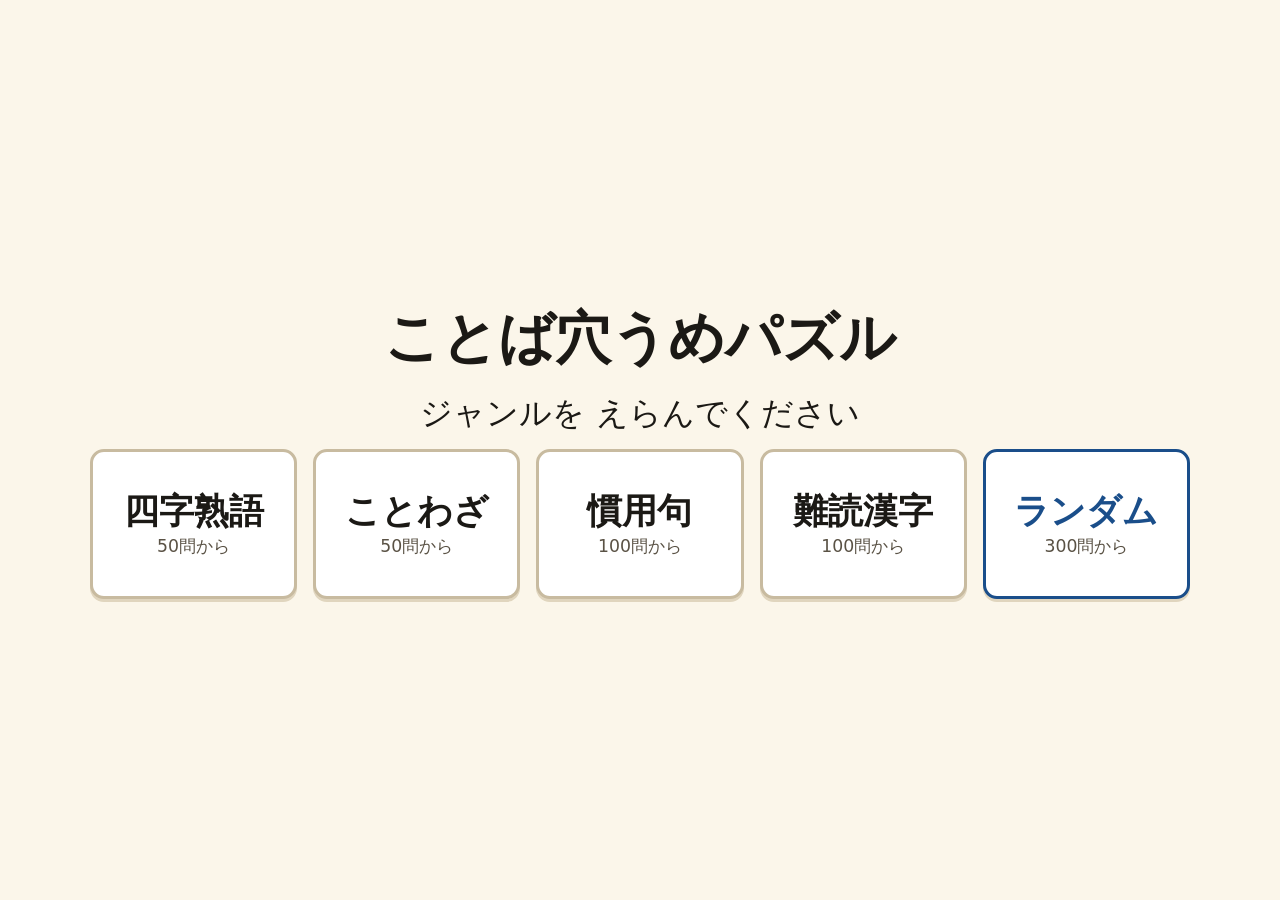
<file: app/index.html>
<!DOCTYPE html>
<html lang="ja">
<head>
<meta charset="utf-8">
<meta name="viewport" content="width=device-width, initial-scale=1, viewport-fit=cover">
<title>ことば穴うめパズル｜Tap on KOTOBA</title>
<meta name="description" content="四字熟語とことわざの穴うめパズル。全100問から毎回10問。大きな文字・タップだけ・時間制限なし。">
<meta name="apple-mobile-web-app-capable" content="yes">
<meta name="apple-mobile-web-app-title" content="ことばパズル">
<link rel="icon" href="../assets/favicon.ico">
<link rel="apple-touch-icon" href="../assets/icon.png">
<style>
  :root{
    --bg:#FBF6EA;          /* 生成りの紙 */
    --panel:#FFFFFF;
    --ink:#1B1915;         /* 本文 コントラスト比 15:1 以上 */
    --sub:#5A5245;
    --line:#C8BBA0;
    --ok:#136B3A;
    --ok-bg:#E3F3E8;
    --ng:#9A3120;
    --ng-bg:#F5E4E0;
    --accent:#1A4E8A;
    --gap:clamp(6px,1.6dvh,14px);
  }
  *{box-sizing:border-box;-webkit-tap-highlight-color:transparent}
  /* .choices / .answer / .overlay は display を指定しているので、
     hidden 属性を確実に効かせる */
  [hidden]{display:none!important}
  html,body{margin:0;height:100%}
  body{
    background:var(--bg); color:var(--ink);
    /* メイリオ(Windows)を最優先。無い端末は各OS標準のゴシックへ順に落ちる:
       iOS/Mac=ヒラギノ角ゴ、Android=Noto Sans JP、Windows新環境=游ゴシック */
    font-family:"Meiryo","メイリオ",
                "Hiragino Sans","ヒラギノ角ゴシック","Hiragino Kaku Gothic ProN",
                "Noto Sans JP","Noto Sans CJK JP",
                "Yu Gothic UI","Yu Gothic","游ゴシック体","YuGothic",
                system-ui,sans-serif;
    overflow:hidden; touch-action:manipulation;
    -webkit-text-size-adjust:100%;
  }
  button{font-family:inherit; color:inherit; cursor:pointer}

  #app{
    height:100dvh; display:grid; grid-template-rows:auto 1fr auto;
    padding:max(6px,env(safe-area-inset-top)) max(10px,env(safe-area-inset-right))
            max(8px,env(safe-area-inset-bottom)) max(10px,env(safe-area-inset-left));
    gap:var(--gap);
  }

  /* ───── 上部バー ───── */
  .bar{display:flex; align-items:center; gap:10px; min-height:clamp(30px,8dvh,50px)}
  .dots{display:flex; gap:clamp(3px,0.7vw,7px); flex:1; min-width:0}
  .dot{flex:1; max-width:26px; height:clamp(7px,1.6dvh,12px); border-radius:99px;
       background:#E2D8C2; border:1px solid var(--line)}
  .dot.done{background:var(--ok); border-color:var(--ok)}
  .dot.miss{background:#D9C88E; border-color:#B89F55}
  .dot.now{background:var(--accent); border-color:var(--accent)}
  .count{font-size:clamp(14px,3.4dvh,22px); color:var(--sub); white-space:nowrap;
         font-variant-numeric:tabular-nums}
  .tool{
    border:2px solid var(--line); background:var(--panel); border-radius:99px;
    font-size:clamp(13px,3.2dvh,20px); padding:.25em .9em; min-height:clamp(30px,7dvh,46px);
    white-space:nowrap;
  }
  .tool:disabled{opacity:.35}
  .tool:active{background:#F0E9DA}

  /* ───── 問題 ───── */
  .stage{display:flex; flex-direction:column; align-items:center; justify-content:center;
         gap:var(--gap); min-height:0; text-align:center}
  .qlabel{margin:0; font-size:clamp(12px,3dvh,20px); letter-spacing:.3em; color:var(--sub)}
  .quiz{width:100%; white-space:nowrap; line-height:1.2; font-weight:700;
        max-height:46dvh; overflow:hidden;
        font-size:clamp(26px,min(18dvh,8.6vw),80px)}
  .quiz.yoji{letter-spacing:.06em}
  .blank{
    display:inline-block; min-width:1.15em; margin:0 .08em; padding:0 .06em;
    border-bottom:.12em solid var(--accent); color:var(--accent);
  }
  .blank.filled{color:var(--ok); border-bottom-color:var(--ok)}
  /* 難読漢字は、語の下に読みの空欄を置く */
  .kana{display:block; width:max-content; max-width:100%;
        font-size:.52em; margin:.12em auto 0; line-height:1.25}
  .msg{margin:0; font-size:clamp(14px,4dvh,26px); color:var(--sub); min-height:1.3em}
  .msg.okmsg{color:var(--ok); font-weight:600}
  .msg.ngmsg{color:var(--ng)}

  /* ───── 選択肢 ───── */
  .choices{display:grid; grid-template-columns:repeat(4,1fr); gap:clamp(6px,1.4vw,14px)}
  .choice{
    border:3px solid var(--line); background:var(--panel); border-radius:14px;
    min-height:clamp(54px,23dvh,108px); padding:.1em .2em;
    font-size:clamp(20px,min(10dvh,4.4vw),48px); font-weight:700; line-height:1.1;
    white-space:nowrap; box-shadow:0 3px 0 #E0D5BE;
  }
  .choice:active:not(:disabled){transform:translateY(3px); box-shadow:none}
  .choice.ng{background:var(--ng-bg); border-color:var(--ng); color:var(--ng)}
  .choice.ok{background:var(--ok-bg); border-color:var(--ok); color:var(--ok)}
  .choice.off{opacity:.25}
  .choice:disabled{cursor:default}
  .mark{font-size:.7em; margin-right:.15em}

  /* ───── 正解パネル ───── */
  .answer{display:grid; grid-template-columns:1fr auto; align-items:center;
          gap:clamp(8px,2vw,18px); background:var(--ok-bg);
          border:3px solid var(--ok); border-radius:14px; padding:clamp(6px,1.6dvh,14px)}
  .yomi{display:block; font-size:clamp(13px,min(4.2dvh,2.4vw),24px); color:var(--sub)}
  .imi{display:block; font-size:clamp(17px,min(7dvh,3.6vw),34px); line-height:1.4;
       margin-top:.1em; font-weight:600}
  .next{
    border:none; background:var(--ok); color:#fff; border-radius:12px;
    font-size:clamp(17px,5dvh,32px); font-weight:600; padding:.4em 1em;
    min-height:clamp(46px,15dvh,84px); white-space:nowrap;
  }
  .next:active{filter:brightness(.9)}

  /* ───── 結果・回転案内 ───── */
  .overlay{position:fixed; inset:0; background:var(--bg); display:flex; flex-direction:column;
           align-items:center; justify-content:center; gap:var(--gap); text-align:center;
           padding:20px; z-index:10}
  .big{font-size:clamp(24px,10dvh,56px); font-weight:600; margin:0}
  .mid{font-size:clamp(16px,5dvh,32px); margin:0; line-height:1.4}
  .stars{font-size:clamp(20px,7dvh,42px); letter-spacing:.1em; color:#C8961E; word-break:break-all}
  .again{border:none; background:var(--accent); color:#fff; border-radius:14px;
         font-size:clamp(18px,5.5dvh,34px); font-weight:600; padding:.5em 1.6em;
         min-height:clamp(48px,14dvh,88px)}
  .again.sub{background:none; color:var(--ink); border:3px solid var(--line)}
  .btnrow{display:flex; flex-wrap:wrap; gap:clamp(8px,2vw,18px); justify-content:center}

  /* ───── ジャンル選び ───── */
  .genres{display:grid; grid-template-columns:repeat(5,1fr); gap:clamp(7px,1.6vw,16px);
          width:100%; max-width:1100px}
  .genre{
    display:flex; flex-direction:column; align-items:center; justify-content:center; gap:.15em;
    border:3px solid var(--line); background:var(--panel); border-radius:14px;
    min-height:clamp(58px,26dvh,150px); padding:.4em .2em;
    font-size:clamp(17px,min(6.5dvh,2.7vw),36px); font-weight:700; line-height:1.15;
    box-shadow:0 3px 0 #E0D5BE; white-space:nowrap;
  }
  .genre:active{transform:translateY(3px); box-shadow:none}
  .genre .num{font-size:.5em; font-weight:400; color:var(--sub)}
  .genre.all{border-color:var(--accent); color:var(--accent)}

  /* ───── 縦持ち(ポートレート) ───── */
  @media (orientation:portrait){
    .quiz{white-space:normal; max-height:42dvh; line-height:1.35;
          font-size:clamp(30px,min(12dvh,16vw),96px)}
    .qlabel{font-size:clamp(13px,min(2.6dvh,3.6vw),22px)}
    .msg{font-size:clamp(15px,min(2.8dvh,4.4vw),28px)}
    .choices{grid-template-columns:repeat(2,1fr)}
    .choice{min-height:clamp(64px,11dvh,130px);
            font-size:clamp(24px,min(6dvh,10vw),56px)}
    .answer{grid-template-columns:1fr; gap:clamp(8px,1.4dvh,16px)}
    .yomi{font-size:clamp(15px,min(2.6dvh,4.4vw),26px)}
    .imi{font-size:clamp(19px,min(3.6dvh,6.2vw),38px)}
    .next{width:100%; min-height:clamp(54px,8dvh,96px)}
    .genres{grid-template-columns:1fr 1fr}
    .genre{min-height:clamp(64px,11dvh,130px); font-size:clamp(19px,min(5dvh,7vw),38px)}
    .genre.all{grid-column:1 / -1}
    .count{font-size:clamp(14px,3.6vw,22px)}
    .tool{font-size:clamp(13px,3.4vw,20px)}
  }

  :focus-visible{outline:4px solid var(--accent); outline-offset:3px}
  @media (prefers-reduced-motion:reduce){*{transition:none!important; animation:none!important}}
</style>
<link rel="canonical" href="https://pikaring.github.io/tap-on-kotoba/app/">
</head>
<body>

<div id="app">
  <header class="bar">
    <div class="dots" id="dots" aria-hidden="true"></div>
    <div class="count" id="count">1 / 10</div>
    <button class="tool" id="hint" type="button">ヒント</button>
    <button class="tool" id="sound" type="button" aria-pressed="true">♪ 音あり</button>
  </header>

  <main class="stage">
    <p class="qlabel" id="qlabel">四字熟語</p>
    <div class="quiz" id="quiz"></div>
    <p class="msg" id="msg" role="status" aria-live="polite">□に入ることばを えらんでください</p>
  </main>

  <section class="choices" id="choices" aria-label="選択肢"></section>

  <section class="answer" id="answer" hidden>
    <div>
      <span class="yomi" id="yomi"></span>
      <span class="imi" id="imi"></span>
    </div>
    <button class="next" id="next" type="button">つぎへ ▶</button>
  </section>
</div>

<div class="overlay" id="result" hidden>
  <p class="big" id="rTitle"></p>
  <p class="stars" id="rStars"></p>
  <p class="mid" id="rBody"></p>
  <div class="btnrow">
    <button class="again" id="again" type="button">もう一度 あそぶ</button>
    <button class="again sub" id="toStart" type="button">ジャンルを えらぶ</button>
  </div>
</div>

<div class="overlay" id="start">
  <p class="big">ことば穴うめパズル</p>
  <p class="mid">ジャンルを えらんでください</p>
  <div class="genres" id="genres"></div>
</div>

<script src="questions.js"></script>
<script>
(function(){
  "use strict";
  var PER_GAME = 10;
  var GENRES = [
    { key:"y", name:"四字熟語" },
    { key:"k", name:"ことわざ" },
    { key:"i", name:"慣用句" },
    { key:"d", name:"難読漢字" },
    { key:"*", name:"ランダム" }
  ];
  var LABEL = { y:"四字熟語", k:"ことわざ", i:"慣用句", d:"難読漢字" };
  var genre = "*";
  var deck = [], idx = 0, star = 0, firstTry = true, soundOn = true, answered = false;

  var $ = function(id){ return document.getElementById(id); };
  var dotsEl=$("dots"), countEl=$("count"), hintBtn=$("hint"), soundBtn=$("sound"),
      qlabelEl=$("qlabel"), quizEl=$("quiz"), msgEl=$("msg"), choicesEl=$("choices"),
      answerEl=$("answer"), yomiEl=$("yomi"), imiEl=$("imi"), nextBtn=$("next"),
      resultEl=$("result"), startEl=$("start"), genresEl=$("genres");

  /* ── 音(短い和音。WebAudio が無い端末では黙って無効) ── */
  var actx = null;
  function beep(freqs, dur){
    if(!soundOn) return;
    try{
      if(!actx){ var AC = window.AudioContext || window.webkitAudioContext; if(!AC) return; actx = new AC(); }
      if(actx.state === "suspended") actx.resume();
      freqs.forEach(function(f, i){
        var o = actx.createOscillator(), g = actx.createGain();
        o.type = "sine"; o.frequency.value = f;
        var t0 = actx.currentTime + i * 0.09;
        g.gain.setValueAtTime(0.0001, t0);
        g.gain.exponentialRampToValueAtTime(0.18, t0 + 0.02);
        g.gain.exponentialRampToValueAtTime(0.0001, t0 + dur);
        o.connect(g); g.connect(actx.destination);
        o.start(t0); o.stop(t0 + dur + 0.05);
      });
    }catch(e){ /* 音が出せなくても進行に影響させない */ }
  }

  function shuffle(a){
    a = a.slice();
    for(var i = a.length - 1; i > 0; i--){
      var j = Math.floor(Math.random() * (i + 1)), t = a[i]; a[i] = a[j]; a[j] = t;
    }
    return a;
  }

  /* ── 枠からはみ出さないよう文字を自動で縮める
        (横向き=1行なので横幅、縦向き=折り返すので高さが効く) ── */
  function over(el){
    return el.scrollWidth > el.clientWidth + 1 || el.scrollHeight > el.clientHeight + 1;
  }
  function fit(el, maxPx){
    el.style.fontSize = "";
    var size = maxPx || parseFloat(getComputedStyle(el).fontSize);
    el.style.fontSize = size + "px";
    var guard = 0;
    while(over(el) && size > 12 && guard++ < 60){
      size -= Math.max(1, size * 0.05);
      el.style.fontSize = size + "px";
    }
  }
  function fitAll(){
    fit(quizEl);
    Array.prototype.forEach.call(choicesEl.children, function(b){ fit(b); });
  }

  function pool(g){
    return g === "*" ? QUESTIONS : QUESTIONS.filter(function(q){ return q.t === g; });
  }

  /* ── ジャンル選び ── */
  function buildStart(){
    genresEl.innerHTML = "";
    GENRES.forEach(function(g){
      var b = document.createElement("button");
      b.type = "button";
      b.className = "genre" + (g.key === "*" ? " all" : "");
      b.innerHTML = g.name + '<span class="num">' + pool(g.key).length + '問から</span>';
      b.addEventListener("click", function(){ startEl.hidden = true; newGame(g.key); });
      genresEl.appendChild(b);
    });
  }
  function showStart(){
    resultEl.hidden = true;
    startEl.hidden = false;
    buildStart();
  }
  $("toStart").addEventListener("click", showStart);

  function newGame(g){
    if(g) genre = g;
    deck = shuffle(pool(genre)).slice(0, PER_GAME);
    idx = 0; star = 0;
    dotsEl.innerHTML = "";
    for(var i = 0; i < deck.length; i++){
      var d = document.createElement("span");
      d.className = "dot"; dotsEl.appendChild(d);
    }
    resultEl.hidden = true;
    render();
  }

  function render(){
    var item = deck[idx];
    answered = false; firstTry = true;

    countEl.textContent = (idx + 1) + " / " + deck.length;
    Array.prototype.forEach.call(dotsEl.children, function(d, i){
      d.classList.toggle("now", i === idx);
    });
    qlabelEl.textContent = LABEL[item.t] || "";

    quizEl.className = "quiz" + (item.t === "y" ? " yoji" : "");
    quizEl.innerHTML = "";
    var blank = document.createElement("span");
    blank.className = "blank"; blank.id = "blank"; blank.textContent = "？";
    if(item.q.indexOf("_") < 0){
      /* 難読漢字：語を見せ、その下の空欄に読みを入れる */
      quizEl.appendChild(document.createTextNode(item.q));
      blank.classList.add("kana");
      quizEl.appendChild(blank);
    }else{
      var parts = item.q.split("_");
      quizEl.appendChild(document.createTextNode(parts[0]));
      quizEl.appendChild(blank);
      quizEl.appendChild(document.createTextNode(parts[1] || ""));
    }

    msgEl.textContent = item.q.indexOf("_") < 0
      ? "読みかたを えらんでください"
      : "□に入る ことばを えらんでください";
    msgEl.className = "msg";

    choicesEl.innerHTML = "";
    shuffle(item.c).forEach(function(v){
      var b = document.createElement("button");
      b.type = "button"; b.className = "choice"; b.textContent = v;
      b.addEventListener("click", function(){ pick(b, v); });
      choicesEl.appendChild(b);
    });

    choicesEl.hidden = false;
    answerEl.hidden = true;
    hintBtn.disabled = false;
    fitAll();
  }

  function pick(btn, val){
    if(answered || btn.disabled) return;
    var item = deck[idx];

    if(val === item.a){
      answered = true;
      beep([660, 880], 0.18);
      var blank = document.getElementById("blank");
      blank.textContent = item.a;
      blank.classList.add("filled");
      fit(quizEl);
      btn.classList.add("ok");
      btn.innerHTML = '<span class="mark">○</span>' + item.a;
      Array.prototype.forEach.call(choicesEl.children, function(b){ b.disabled = true; });
      hintBtn.disabled = true;

      dotsEl.children[idx].classList.add(firstTry ? "done" : "miss");
      if(firstTry) star++;

      msgEl.textContent = firstTry ? "せいかい！" : "せいかい！ よくできました";
      msgEl.className = "msg okmsg";
      yomiEl.textContent = item.yomi;
      imiEl.textContent = item.imi;
      choicesEl.hidden = true;
      answerEl.hidden = false;
      nextBtn.focus({ preventScroll:true });
    }else{
      firstTry = false;
      beep([220], 0.16);
      btn.classList.add("ng");
      btn.innerHTML = '<span class="mark">✕</span>' + val;
      btn.disabled = true;
      msgEl.textContent = "おしい！ もう一度 えらんでください";
      msgEl.className = "msg ngmsg";
      fit(btn);
    }
  }

  hintBtn.addEventListener("click", function(){
    if(answered) return;
    var item = deck[idx], removed = 0;
    Array.prototype.forEach.call(choicesEl.children, function(b){
      if(removed < 2 && !b.disabled && b.textContent !== item.a){
        b.disabled = true; b.classList.add("off"); removed++;
      }
    });
    firstTry = false;
    hintBtn.disabled = true;
    msgEl.textContent = "のこり2つに しぼりました";
    msgEl.className = "msg";
  });

  nextBtn.addEventListener("click", function(){
    idx++;
    if(idx >= deck.length) showResult(); else render();
  });

  function showResult(){
    var t, body;
    if(star === deck.length){ t = "ぜんぶ せいかい！"; body = "おみごとです。"; }
    else if(star >= deck.length - 2){ t = "おみごと！"; body = "あと少しで ぜんぶ せいかいです。"; }
    else if(star >= deck.length / 2){ t = "よくできました"; body = "ことばの意味も おぼえられましたね。"; }
    else { t = "おつかれさまでした"; body = "何度でも あそべます。ゆっくりどうぞ。"; }
    $("rTitle").textContent = t;
    $("rStars").textContent = new Array(star + 1).join("★") + new Array(deck.length - star + 1).join("☆");
    $("rBody").textContent = "一度で せいかい " + star + " 問 / " + deck.length + " 問\n" + body;
    $("rBody").style.whiteSpace = "pre-line";
    resultEl.hidden = false;
    $("again").focus({ preventScroll:true });
    beep([523, 659, 784], 0.22);
  }
  $("again").addEventListener("click", function(){ newGame(); });

  soundBtn.addEventListener("click", function(){
    soundOn = !soundOn;
    soundBtn.textContent = soundOn ? "♪ 音あり" : "♪ 音なし";
    soundBtn.setAttribute("aria-pressed", String(soundOn));
    if(soundOn) beep([660], 0.12);
  });

  /* ── キーボード(PC確認用): 1〜4で選択、Enter/スペースで次へ ── */
  document.addEventListener("keydown", function(e){
    if(!startEl.hidden){
      var n = Number(e.key);
      if(n >= 1 && n <= GENRES.length){ genresEl.children[n - 1].click(); }
      return;
    }
    if(!resultEl.hidden){
      if(e.key === "Enter" || e.key === " "){ e.preventDefault(); newGame(); }
      return;
    }
    if(e.key >= "1" && e.key <= "4" && !answered){
      var b = choicesEl.children[Number(e.key) - 1];
      if(b && !b.disabled){ b.click(); }
    }else if((e.key === "Enter" || e.key === " ") && answered){
      e.preventDefault(); nextBtn.click();
    }
  });

  window.addEventListener("resize", fitAll);
  window.addEventListener("orientationchange", function(){
    setTimeout(fitAll, 250);
  });

  showStart();
})();
</script>
</body>
</html>
</file>
